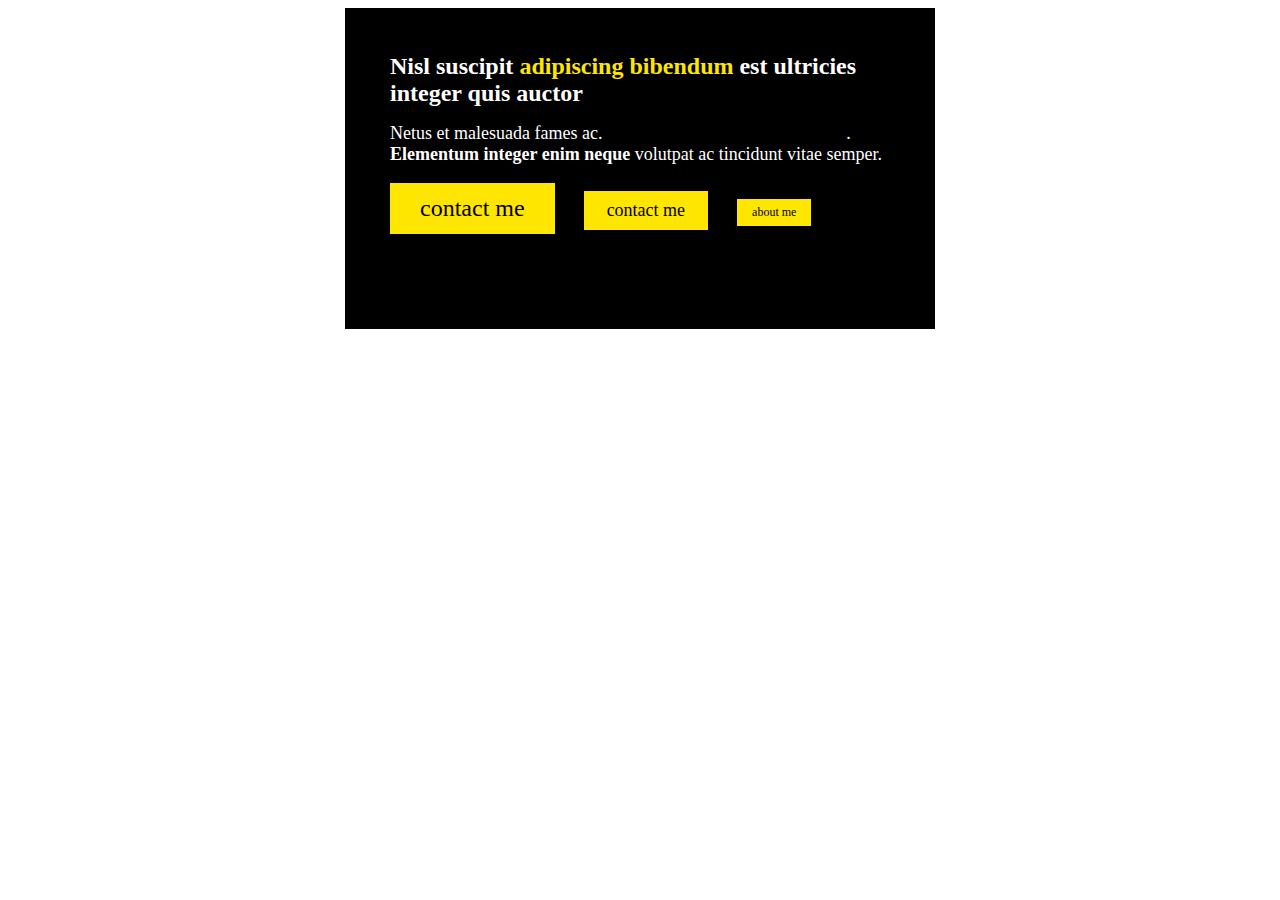
<file: CSS-Fundamentals/index.html>
<!DOCTYPE html>
<html lang="en">
  <head>
    <meta charset="UTF-8" />
    <meta name="viewport" content="width=device-width, initial-scale=1.0" />
    <link rel="stylesheet" href="CSS/style.css" />
    <title>Document</title>
  </head>
  <body>
    <div class="card">
      <h1>
        Nisl suscipit <span class="accent-color">adipiscing bibendum</span> est
        ultricies integer quis auctor
      </h1>

      <p>
        Netus et malesuada fames ac.
        <a href="#">Sed cras ornare arcu dui vivamus</a>.
        <strong>Elementum integer enim neque</strong> volutpat ac tincidunt
        vitae semper.
      </p>

      <p class="links">
        <a class="button btn-big" href="#">contact me</a>
        <a class="button" href="#">contact me</a>
        <a class="button btn-small" href="#">about me</a>
      </p>

    </div>
  </body>
</html>
</file>
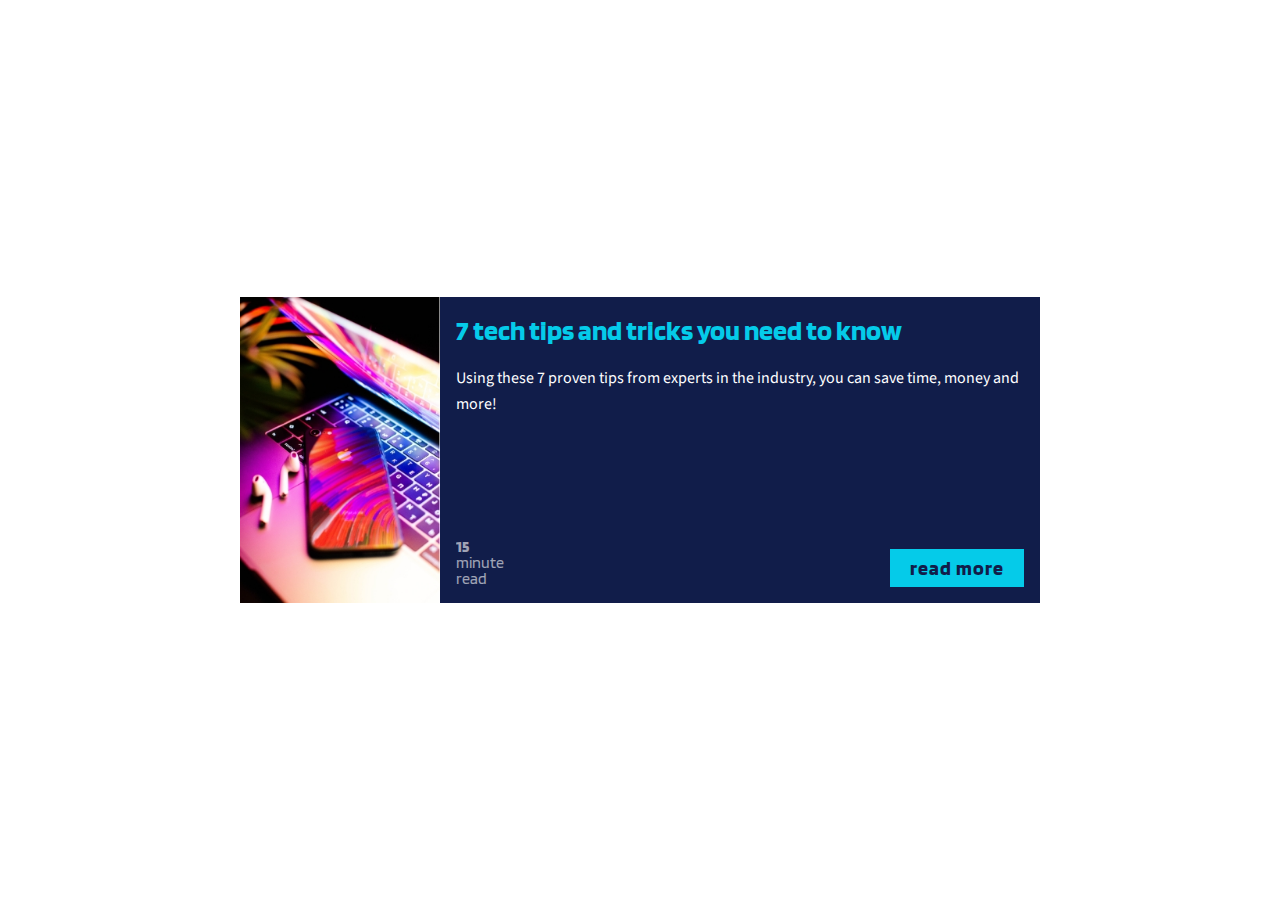
<file: CSS-Grid-the-ultimate-layout-tool/index.html>
<!DOCTYPE html>
<html lang="en">
  <head>
    <meta charset="UTF-8" />
    <meta name="viewport" content="width=device-width, initial-scale=1.0" />
    <link rel="preconnect" href="https://fonts.googleapis.com" />
    <link rel="preconnect" href="https://fonts.gstatic.com" crossorigin />
    <link
      href="https://fonts.googleapis.com/css2?family=Blinker:wght@100;200;300;400;600;700;800;900&family=Source+Sans+3:ital,wght@0,200..900;1,200..900&display=swap"
      rel="stylesheet"
    />
    <link rel="stylesheet" href="styles/styles.css" />
    <title>Document</title>
  </head>
  <body>
    <div class="card">
      <img class="card-img" src="images/tech.jpg" alt="Iphone image" />
      <h2 class="card-title">7 tech tips and tricks you need to know</h2>
      <p class="card-body">
        Using these 7 proven tips from experts in the industry, you can save
        time, money and more!
      </p>
      <p class="card-read-time"><span>15</span> minute<br />read</p>
      <a href="#" class="card-btn">read more</a>
    </div>
  </body>
</html>
</file>
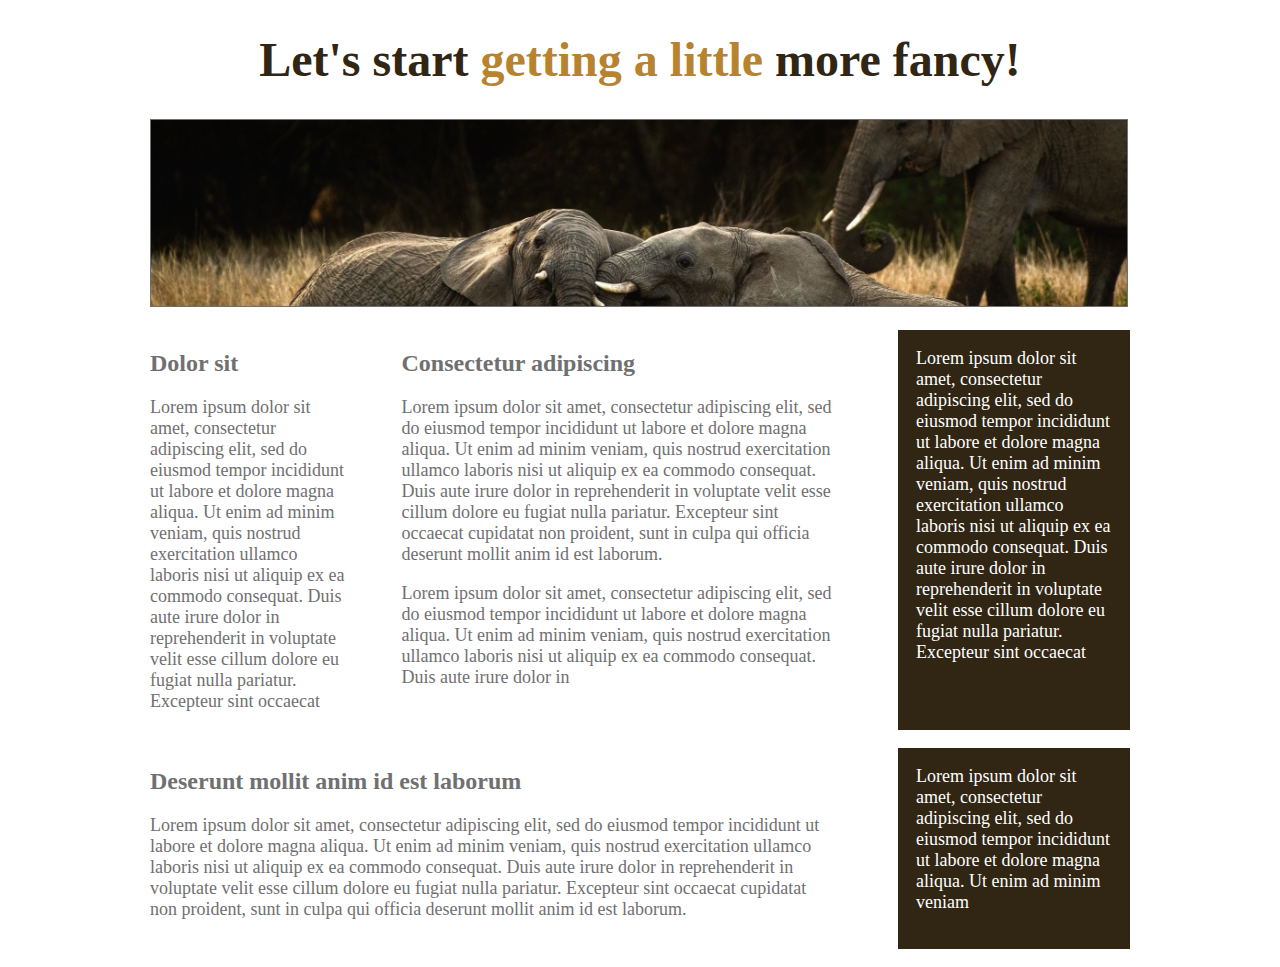
<file: Starting-to-think-responsively/index.html>
<!DOCTYPE html>
<html lang="en">
  <head>
    <meta charset="UTF-8" />
    <meta name="viewport" content="width=device-width, initial-scale=1.0" />
    <link rel="stylesheet" href="styles/style.css" />
    <title>Starting to think responsively</title>
  </head>
  <body>
    <div class="container">
      <h1>Let's start <span>getting a little</span> more fancy!</h1>
      <img src="images/elephants.jpg" alt="Image of elephants" />

      <div class="column">
        <div class="col col-1">
          <h2>Dolor sit</h2>
          <p>
            Lorem ipsum dolor sit amet, consectetur adipiscing elit, sed do
            eiusmod tempor incididunt ut labore et dolore magna aliqua. Ut enim
            ad minim veniam, quis nostrud exercitation ullamco laboris nisi ut
            aliquip ex ea commodo consequat. Duis aute irure dolor in
            reprehenderit in voluptate velit esse cillum dolore eu fugiat nulla
            pariatur. Excepteur sint occaecat
          </p>
        </div>

        <div class="col col-2">
          <h2>Consectetur adipiscing</h2>
          <p>
            Lorem ipsum dolor sit amet, consectetur adipiscing elit, sed do
            eiusmod tempor incididunt ut labore et dolore magna aliqua. Ut enim
            ad minim veniam, quis nostrud exercitation ullamco laboris nisi ut
            aliquip ex ea commodo consequat. Duis aute irure dolor in
            reprehenderit in voluptate velit esse cillum dolore eu fugiat nulla
            pariatur. Excepteur sint occaecat cupidatat non proident, sunt in
            culpa qui officia deserunt mollit anim id est laborum.
          </p>
          <p>
            Lorem ipsum dolor sit amet, consectetur adipiscing elit, sed do
            eiusmod tempor incididunt ut labore et dolore magna aliqua. Ut enim
            ad minim veniam, quis nostrud exercitation ullamco laboris nisi ut
            aliquip ex ea commodo consequat. Duis aute irure dolor in
          </p>
        </div>

        <div class="col col-1 col-bg">
          <p>
            Lorem ipsum dolor sit amet, consectetur adipiscing elit, sed do
            eiusmod tempor incididunt ut labore et dolore magna aliqua. Ut enim
            ad minim veniam, quis nostrud exercitation ullamco laboris nisi ut
            aliquip ex ea commodo consequat. Duis aute irure dolor in
            reprehenderit in voluptate velit esse cillum dolore eu fugiat nulla
            pariatur. Excepteur sint occaecat
          </p>
        </div>
      </div>

      <div class="column">
        <div class="col col-3">
          <h2>Deserunt mollit anim id est laborum</h2>
          <p>
            Lorem ipsum dolor sit amet, consectetur adipiscing elit, sed do
            eiusmod tempor incididunt ut labore et dolore magna aliqua. Ut enim
            ad minim veniam, quis nostrud exercitation ullamco laboris nisi ut
            aliquip ex ea commodo consequat. Duis aute irure dolor in
            reprehenderit in voluptate velit esse cillum dolore eu fugiat nulla
            pariatur. Excepteur sint occaecat cupidatat non proident, sunt in
            culpa qui officia deserunt mollit anim id est laborum.
          </p>
        </div>
        <div class="col col-1 col-bg">
          <p>
            Lorem ipsum dolor sit amet, consectetur adipiscing elit, sed do
            eiusmod tempor incididunt ut labore et dolore magna aliqua. Ut enim
            ad minim veniam
          </p>
        </div>
      </div>
    </div>
  </body>
</html>
</file>
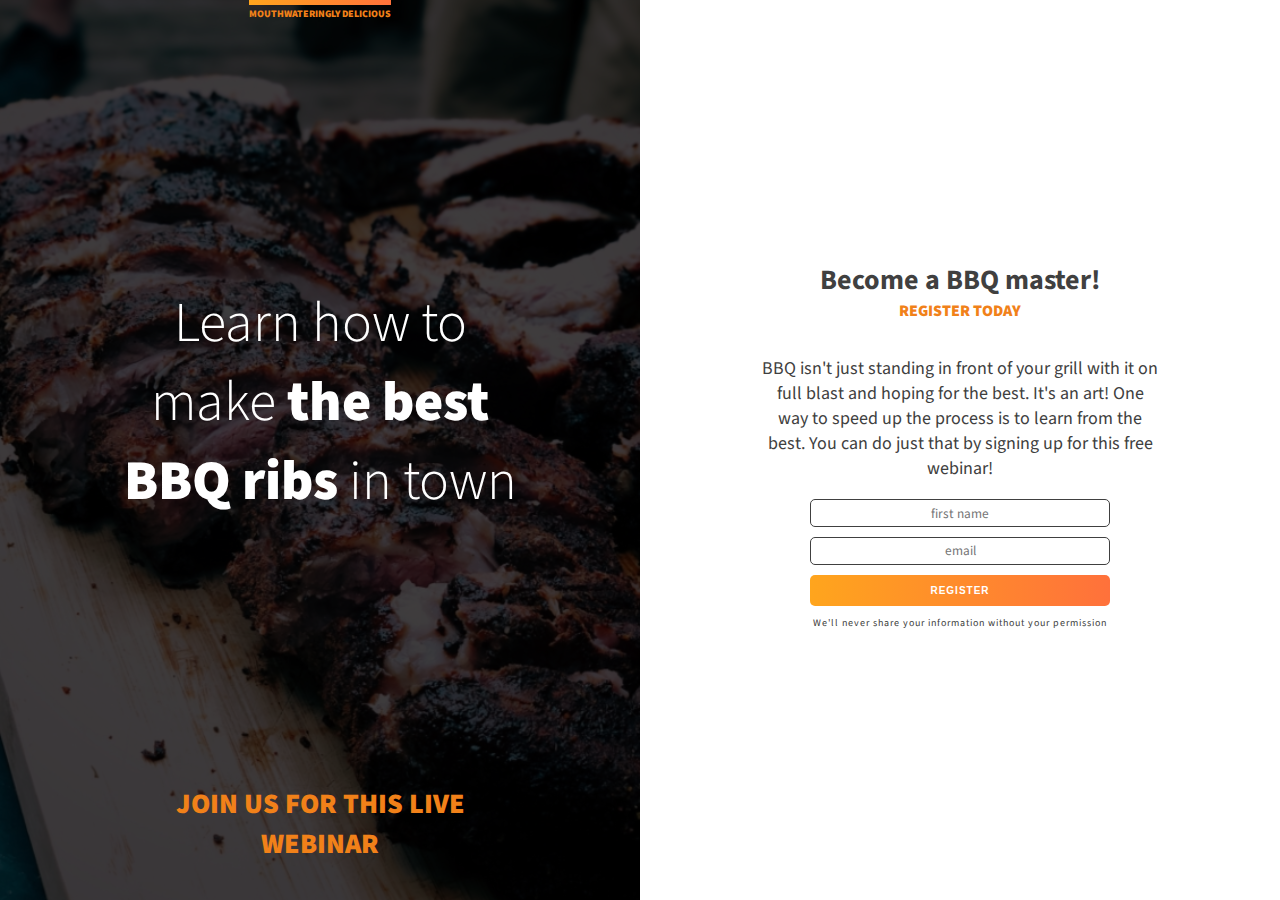
<file: Stepping-up-our-style/index.html>
<!DOCTYPE html>
<html lang="en">
  <head>
    <meta charset="UTF-8" />
    <meta name="viewport" content="width=device-width, initial-scale=1.0" />
    <link rel="preconnect" href="https://fonts.googleapis.com" />
    <link rel="preconnect" href="https://fonts.gstatic.com" crossorigin />
    <link
      href="https://fonts.googleapis.com/css2?family=Source+Sans+3:ital,wght@0,200..900;1,200..900&display=swap"
      rel="stylesheet"
    />
    <link rel="stylesheet" href="styles/styles.css" />
    <title>Document</title>
  </head>
  <body>
    <div class="intro">
      <!-- <div class="container container-intro"> -->
        <h1>Learn how to make <strong>the best BBQ ribs</strong> in town</h1>
        <p>Join us for this live webinar</p>
        <p class="top-text">Mouthwateringly delicious</p>
      <!-- </div> -->
    </div>

    <div class="main-content">
      <!-- <div class="container"> -->
        <h2>Become a BBQ master!</h2>
        <p>Register Today</p>
        <p>
          BBQ isn't just standing in front of your grill with it on full blast
          and hoping for the best. It's an art! One way to speed up the process
          is to learn from the best. You can do just that by signing up for this
          free webinar!
        </p>
        <!-- form -->
        <form class="email-collector" action="#" method="post">
            <input type="text" placeholder="first name" required>
            <input type="email" placeholder="email" required>
            <button class="btn btn-primary">Register</button>
        </form>
        <p class="fine-print">
          We'll never share your information without your permission
        </p>
      <!-- </div> -->
    </div>
  </body>
</html>
</file>
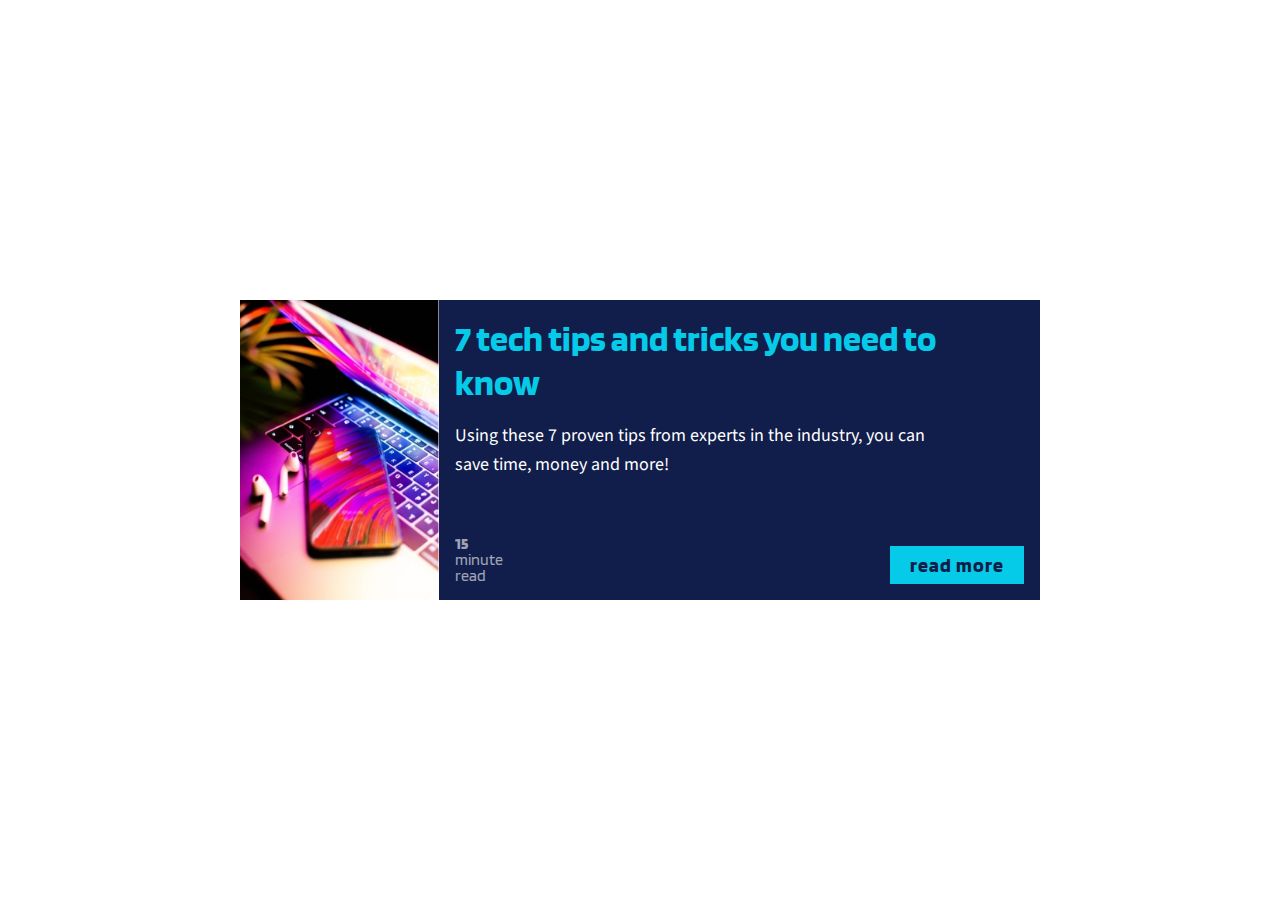
<file: Taking-flexbox-to-next-level/index.html>
<!DOCTYPE html>
<html lang="en">
  <head>
    <meta charset="UTF-8" />
    <meta name="viewport" content="width=device-width, initial-scale=1.0" />
    <link rel="preconnect" href="https://fonts.googleapis.com" />
    <link rel="preconnect" href="https://fonts.gstatic.com" crossorigin />
    <link
      href="https://fonts.googleapis.com/css2?family=Blinker:wght@100;200;300;400;600;700;800;900&family=Source+Sans+3:ital,wght@0,200..900;1,200..900&display=swap"
      rel="stylesheet"
    />
    <link rel="stylesheet" href="styles/styles.css" />
    <title>Document</title>
  </head>
  <body>
    <div class="card">
      <img class="card-img" src="images/tech.jpg" alt="Iphone image" />
      <div class="card-content">
        <h2 class="card-title">7 tech tips and tricks you need to know</h2>
        <p class="card-body">
          Using these 7 proven tips from experts in the industry, you can save
          time, money and more!
        </p>
        <div class="card-footer">
          <p class="card-read-time"><span>15</span> minute<br>read</p>
          <a href="#" class="card-btn">read more</a>
        </div>
      </div>
    </div>
  </body>
</html>
</file>
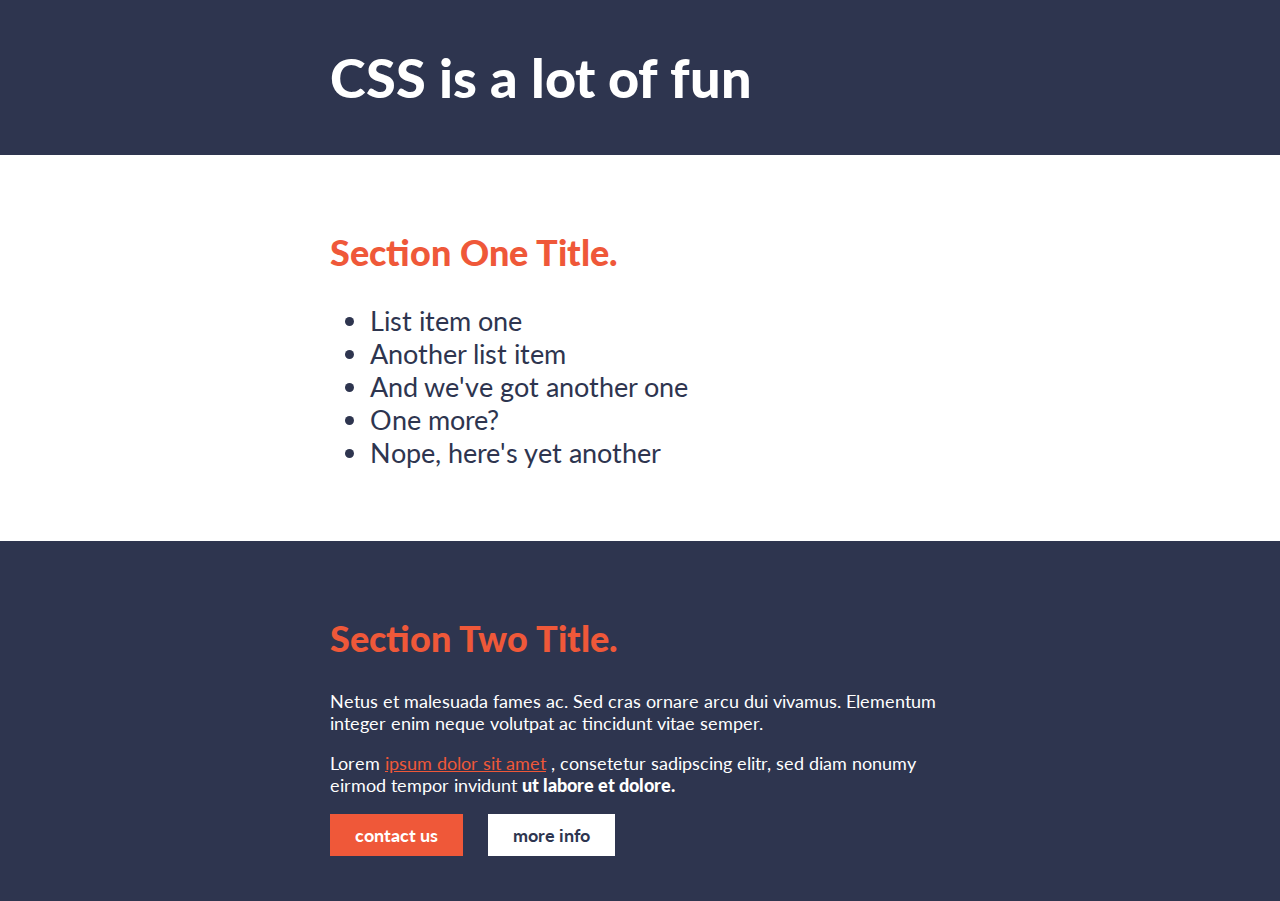
<file: CSS-Fundamentals/Putting-It-All-Together/index.html>
<!DOCTYPE html>
<html lang="en">
  <head>
    <meta charset="UTF-8" />
    <meta name="viewport" content="width=device-width, initial-scale=1.0" />
    <link rel="preconnect" href="https://fonts.googleapis.com" />
    <link rel="preconnect" href="https://fonts.gstatic.com" crossorigin />
    <link
      href="https://fonts.googleapis.com/css2?family=Lato:ital,wght@0,100;0,300;0,400;0,700;0,900;1,100;1,300;1,400;1,700;1,900&display=swap"
      rel="stylesheet"
    />
    <link rel="stylesheet" href="styles/style.css" />
    <title>Putting it all together</title>
  </head>
  <body>
    <header>
      <div class="container">
        <h1>CSS is a lot of fun</h1>
      </div>
    </header>

    <!-- <section class="section-one">
      <div class="container">
        <h2>Section One Title.</h2>
        <img src="images/boardwalk.png" alt="image of board walk" />
        <p>
          Netus et malesuada fames ac. <a href="#">Sed cras ornare arcu</a> dui
          vivamus. <strong>Elementum integer enim neque</strong> volutpat ac tincidunt vitae
          semper.
        </p>
      </div>
    </section> -->

    <section class="section-one">
      <div class="container">
        <h2>Section One Title.</h2>
        <ul>
          <li>List item one</li>
          <li>Another list item</li>
          <li>And we've got another one</li>
          <li>One more?</li>
          <li>Nope, here's yet another</li>
        </ul>
      </div>
    </section>

    <section class="section-two">
      <div class="container">
        <h2>Section Two Title.</h2>
        <p>
          Netus et malesuada fames ac. Sed cras ornare arcu dui vivamus.
          Elementum integer enim neque volutpat ac tincidunt vitae semper.
        </p>
        <p>
          Lorem <a href="#">ipsum dolor sit amet</a> , consetetur sadipscing
          elitr, sed diam nonumy eirmod tempor invidunt
          <strong>ut labore et dolore.</strong>
        </p>
        <a class="btn btn-accent" href="#">contact us</a>
        <a class="btn btn-white" href="#">more info</a>
      </div>
    </section>
  </body>
</html>
</file>
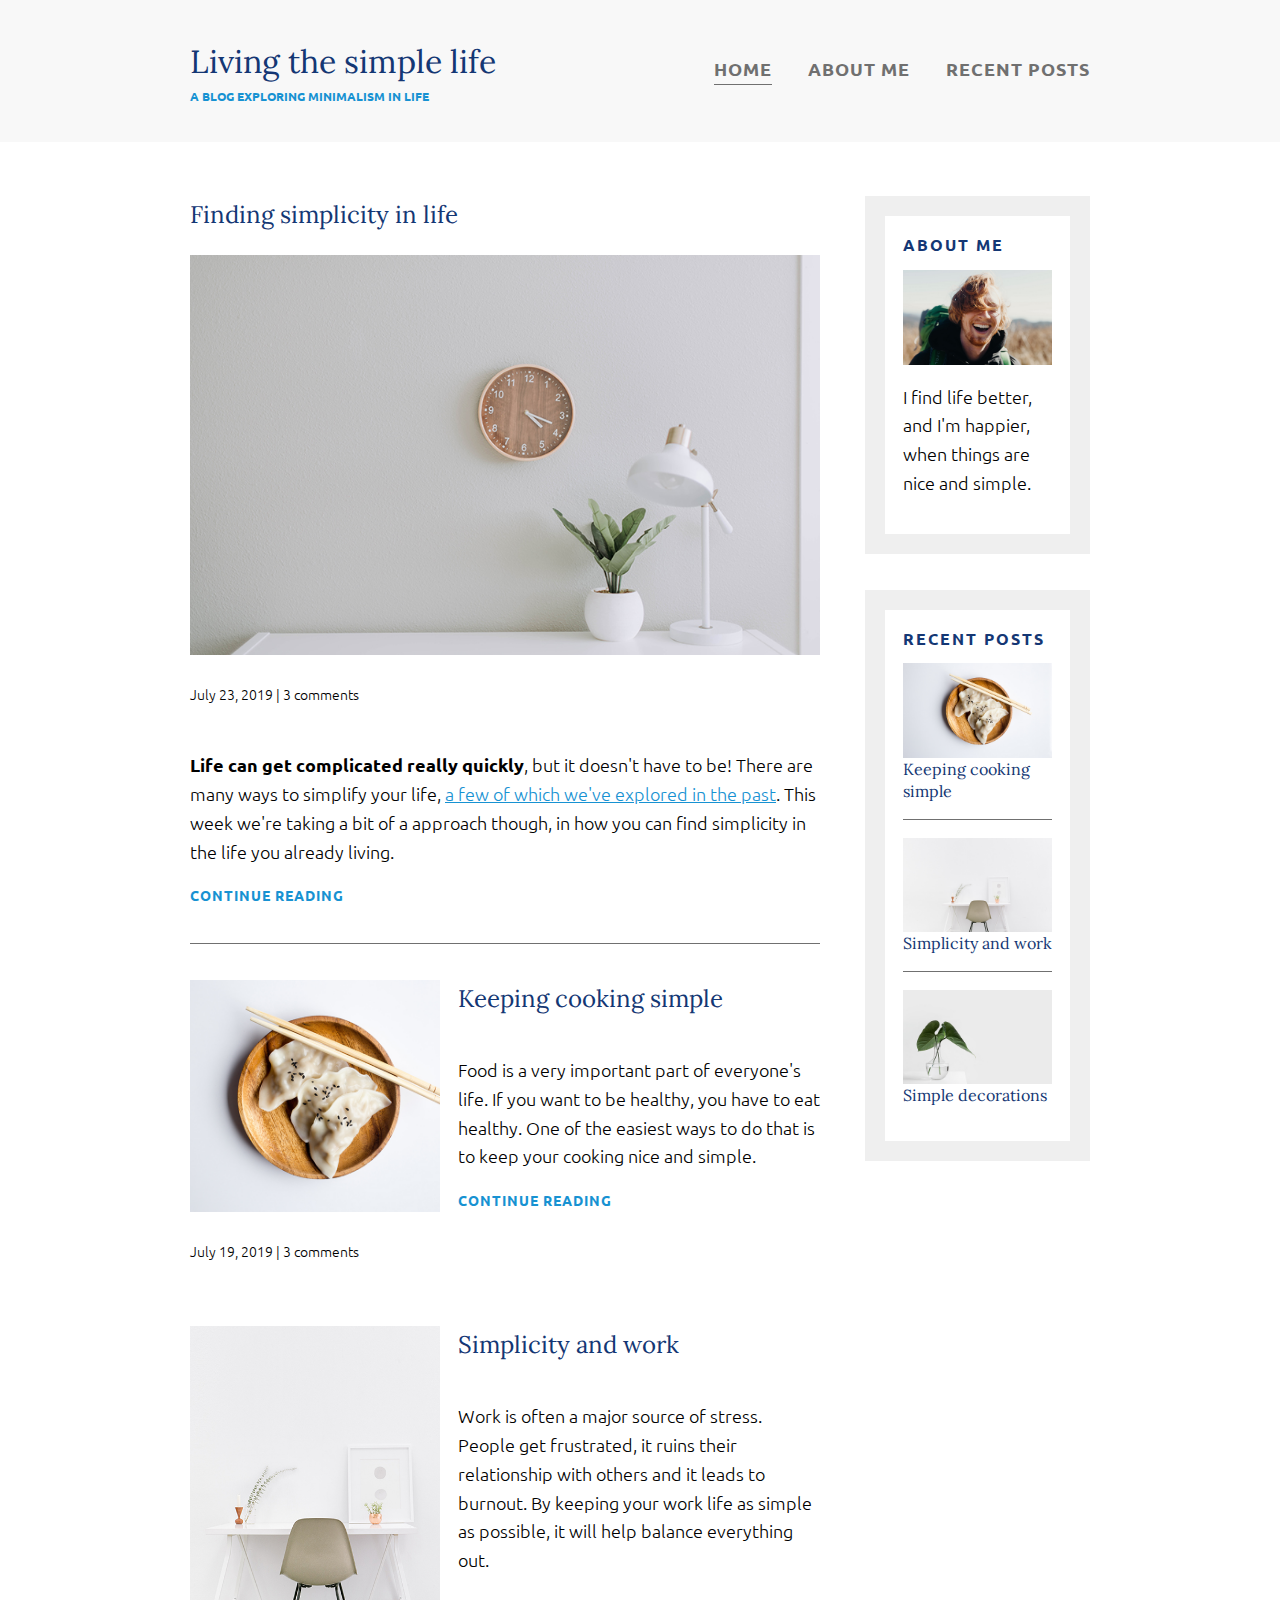
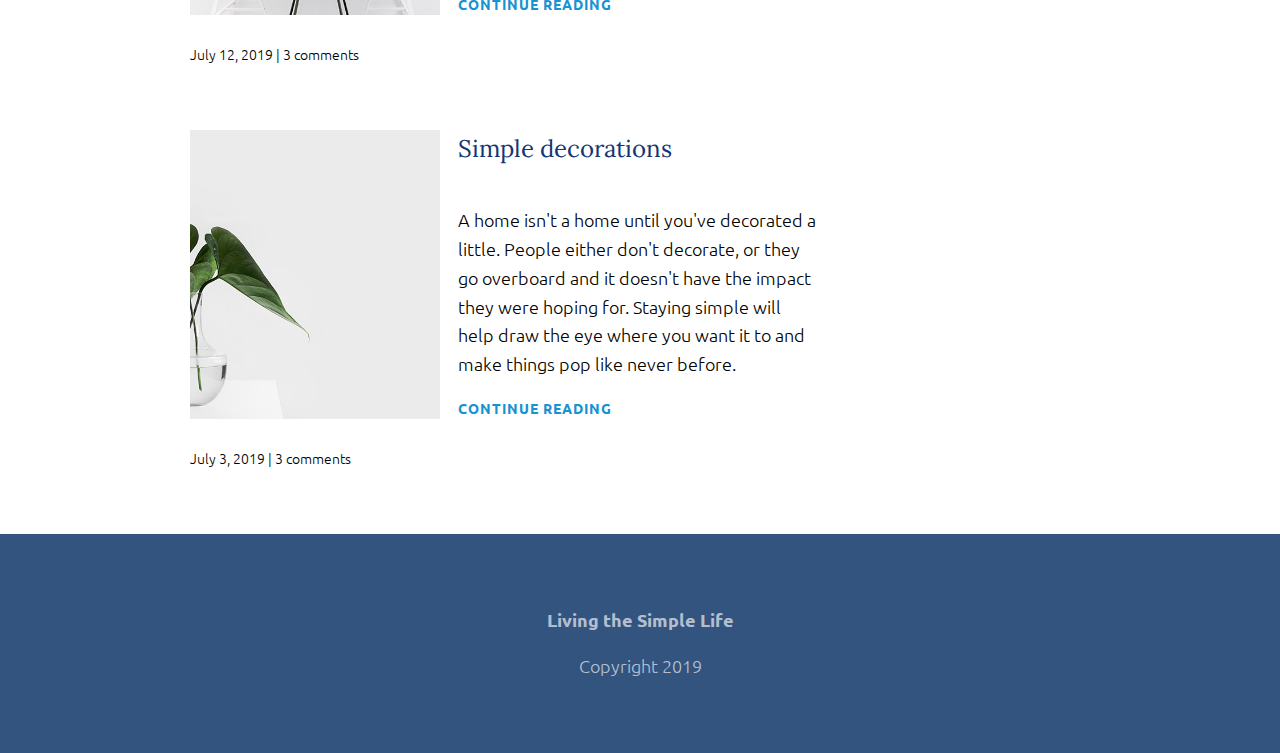
<file: CSS-Grid-the-ultimate-layout-tool/Blog-Page/index.html>
<!DOCTYPE html>
<html lang="en">
  <head>
    <meta charset="UTF-8" />
    <meta name="viewport" content="width=device-width, initial-scale=1.0" />
    <link rel="preconnect" href="https://fonts.googleapis.com" />
    <link rel="preconnect" href="https://fonts.gstatic.com" crossorigin />
    <link
      href="https://fonts.googleapis.com/css2?family=Lora:ital,wght@0,400..700;1,400..700&family=Ubuntu:ital,wght@0,300;0,400;0,500;0,700;1,300;1,400;1,500;1,700&display=swap"
      rel="stylesheet"
    />
    <link rel="stylesheet" href="styles/styles.css" />
    <title>Navigation</title>
  </head>
  <body>
    <header>
      <div class="container container-flex">
        <div class="site-title">
          <h1>Living the simple life</h1>
          <p class="subtitle">A blog exploring minimalism in life</p>
        </div>
        <nav>
          <ul>
            <li><a href="#" class="current-page">Home</a></li>
            <li><a href="about-me.html">About me</a></li>
            <li><a href="recent-posts.html">Recent posts</a></li>
          </ul>
        </nav>
      </div>
    </header>

    <div class="container container-flex">
      <main role="main">
        <article class="article-featured">
          <h2 class="article-title">Finding simplicity in life</h2>
          <img src="images/life.jpg" alt="" class="article-image" />
          <p class="article-info">July 23, 2019 | 3 comments</p>
          <p class="article-body">
            <strong>Life can get complicated really quickly</strong>, but it
            doesn't have to be! There are many ways to simplify your life,
            <a href="#">a few of which we've explored in the past</a>. This week
            we're taking a bit of a approach though, in how you can find
            simplicity in the life you already living.
          </p>
          <a href="#" class="article-read-more">continue reading</a>
        </article>

        <article class="article-recent">
          <!-- <div class="article-recent-main"> -->
            <h2 class="article-title">Keeping cooking simple</h2>
            <p class="article-body">
              Food is a very important part of everyone's life. If you want to
              be healthy, you have to eat healthy. One of the easiest ways to do
              that is to keep your cooking nice and simple.
            </p>
            <a href="#" class="article-read-more">continue reading</a>
          <!-- </div> -->

          <!-- <div class="article-recent-secondary"> -->
            <img src="images/food.jpg" alt="" class="article-image" />
            <p class="article-info">July 19, 2019 | 3 comments</p>
          <!-- </div> -->
        </article>

        <article class="article-recent">
          <!-- <div class="article-recent-main"> -->
            <h2 class="article-title">Simplicity and work</h2>
            <p class="article-body">
              Work is often a major source of stress. People get frustrated, it
              ruins their relationship with others and it leads to burnout. By
              keeping your work life as simple as possible, it will help balance
              everything out.
            </p>
            <a href="#" class="article-read-more">continue reading</a>
          <!-- </div> -->

          <!-- <div class="article-recent-secondary"> -->
            <img src="images/work.jpg" alt="" class="article-image" />
            <p class="article-info">July 12, 2019 | 3 comments</p>
          <!-- </div> -->
        </article>

        <article class="article-recent">
          <!-- <div class="article-recent-main"> -->
            <h2 class="article-title">Simple decorations</h2>
            <p class="article-body">
              A home isn't a home until you've decorated a little. People either
              don't decorate, or they go overboard and it doesn't have the
              impact they were hoping for. Staying simple will help draw the eye
              where you want it to and make things pop like never before.
            </p>
            <a href="#" class="article-read-more">continue reading</a>
          <!-- </div> -->

          <!-- <div class="article-recent-secondary"> -->
            <img src="images/deco.jpg" alt="" class="article-image" />
            <p class="article-info">July 3, 2019 | 3 comments</p>
          <!-- </div> -->
        </article>
      </main>

      <aside class="sidebar">
        <div class="sidebar-widget">
          <h2 class="widget-title">About me</h2>
          <img src="images/about-me.jpg" alt="" class="widget-image" />
          <p class="widget-body">
            I find life better, and I'm happier, when things are nice and
            simple.
          </p>
        </div>

        <div class="sidebar-widget">
          <h2 class="widget-title">Recent posts</h2>
          <div class="widget-recent-post">
            <h3 class="widget-recent-post-title">Keeping cooking simple</h3>
            <img src="images/food.jpg" alt="" class="widget-image" />
          </div>

          <div class="widget-recent-post">
            <h3 class="widget-recent-post-title">Simplicity and work</h3>
            <img src="images/work.jpg" alt="" class="widget-image" />
          </div>

          <div class="widget-recent-post">
            <h3 class="widget-recent-post-title">Simple decorations</h3>
            <img src="images/deco.jpg" alt="" class="widget-image" />
          </div>
        </div>
      </aside>
    </div>

    <footer>
      <p><strong>Living the Simple Life</strong></p>
      <p>Copyright 2019</p>
    </footer>
  </body>
</html>
</file>
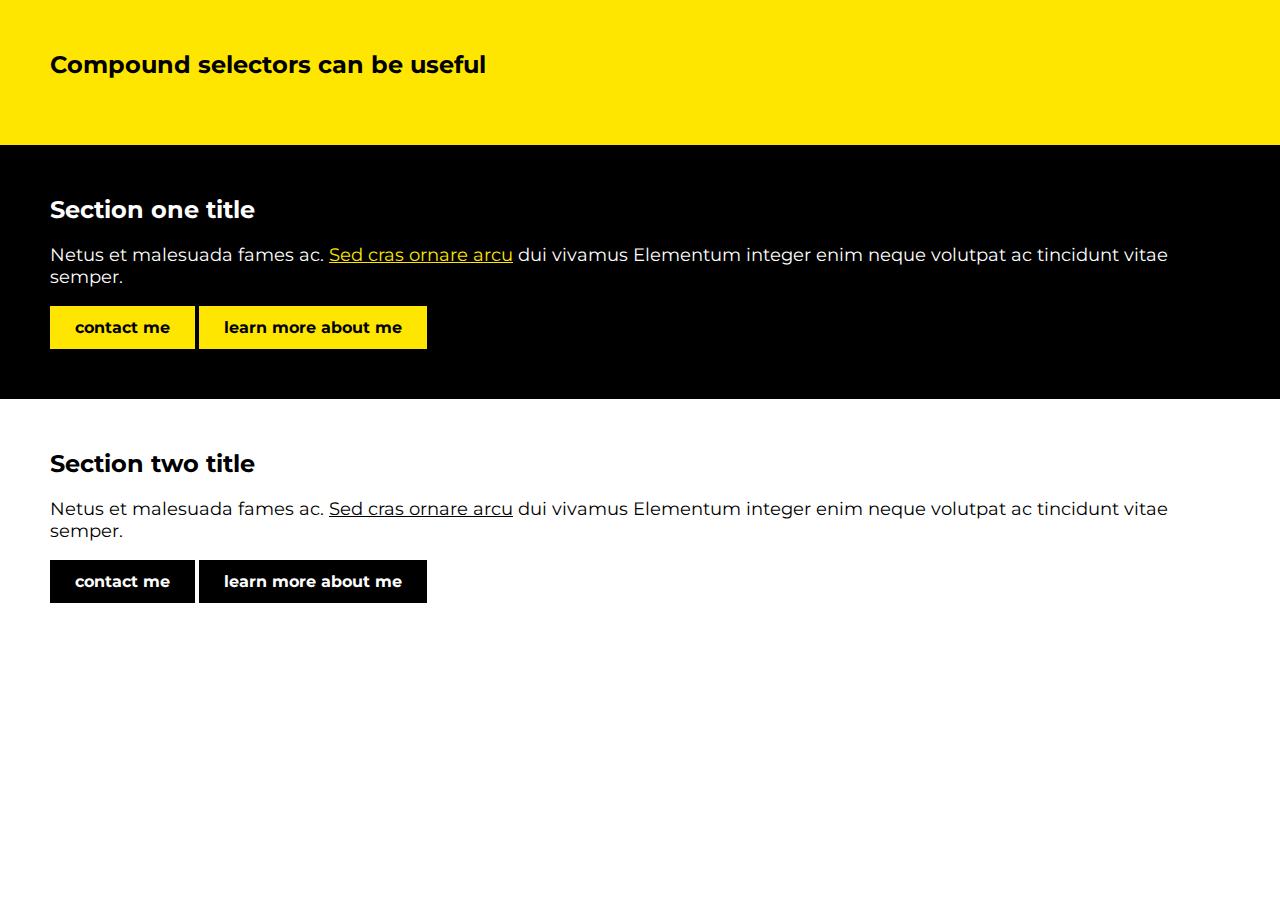
<file: CSS-Fundamentals/index2.html>
<!DOCTYPE html>
<html lang="en">
  <head>
    <meta charset="UTF-8" />
    <meta name="viewport" content="width=device-width, initial-scale=1.0" />
    <link rel="preconnect" href="https://fonts.googleapis.com" />
    <link rel="preconnect" href="https://fonts.gstatic.com" crossorigin />
    <link
      href="https://fonts.googleapis.com/css2?family=Montserrat:ital,wght@0,100..900;1,100..900&display=swap"
      rel="stylesheet"
    />
    <link rel="stylesheet" href="CSS/style2.css" />
    <title>Document</title>
  </head>
  <body>
    <header>
      <h1>Compound selectors can be useful</h1>
    </header>

    <section class="section-one">
      <h2>Section one title</h2>
      <p>
        Netus et malesuada fames ac. <a href="#">Sed cras ornare arcu</a> dui
        vivamus Elementum integer enim neque volutpat ac tincidunt vitae semper.
      </p>
      <a href="#" class="btn btn-accent">contact me</a>
      <a href="#" class="btn btn-accent">learn more about me</a>
    </section>

    <section class="section-two">
      <h2>Section two title</h2>
      <p>
        Netus et malesuada fames ac.
        <a href="#" class="section-two-link">Sed cras ornare arcu</a> dui
        vivamus Elementum integer enim neque volutpat ac tincidunt vitae semper.
      </p>
      <a href="#" class="btn btn-dark">contact me</a>
      <a href="#" class="btn btn-dark">learn more about me</a>
    </section>
  </body>
</html>
</file>
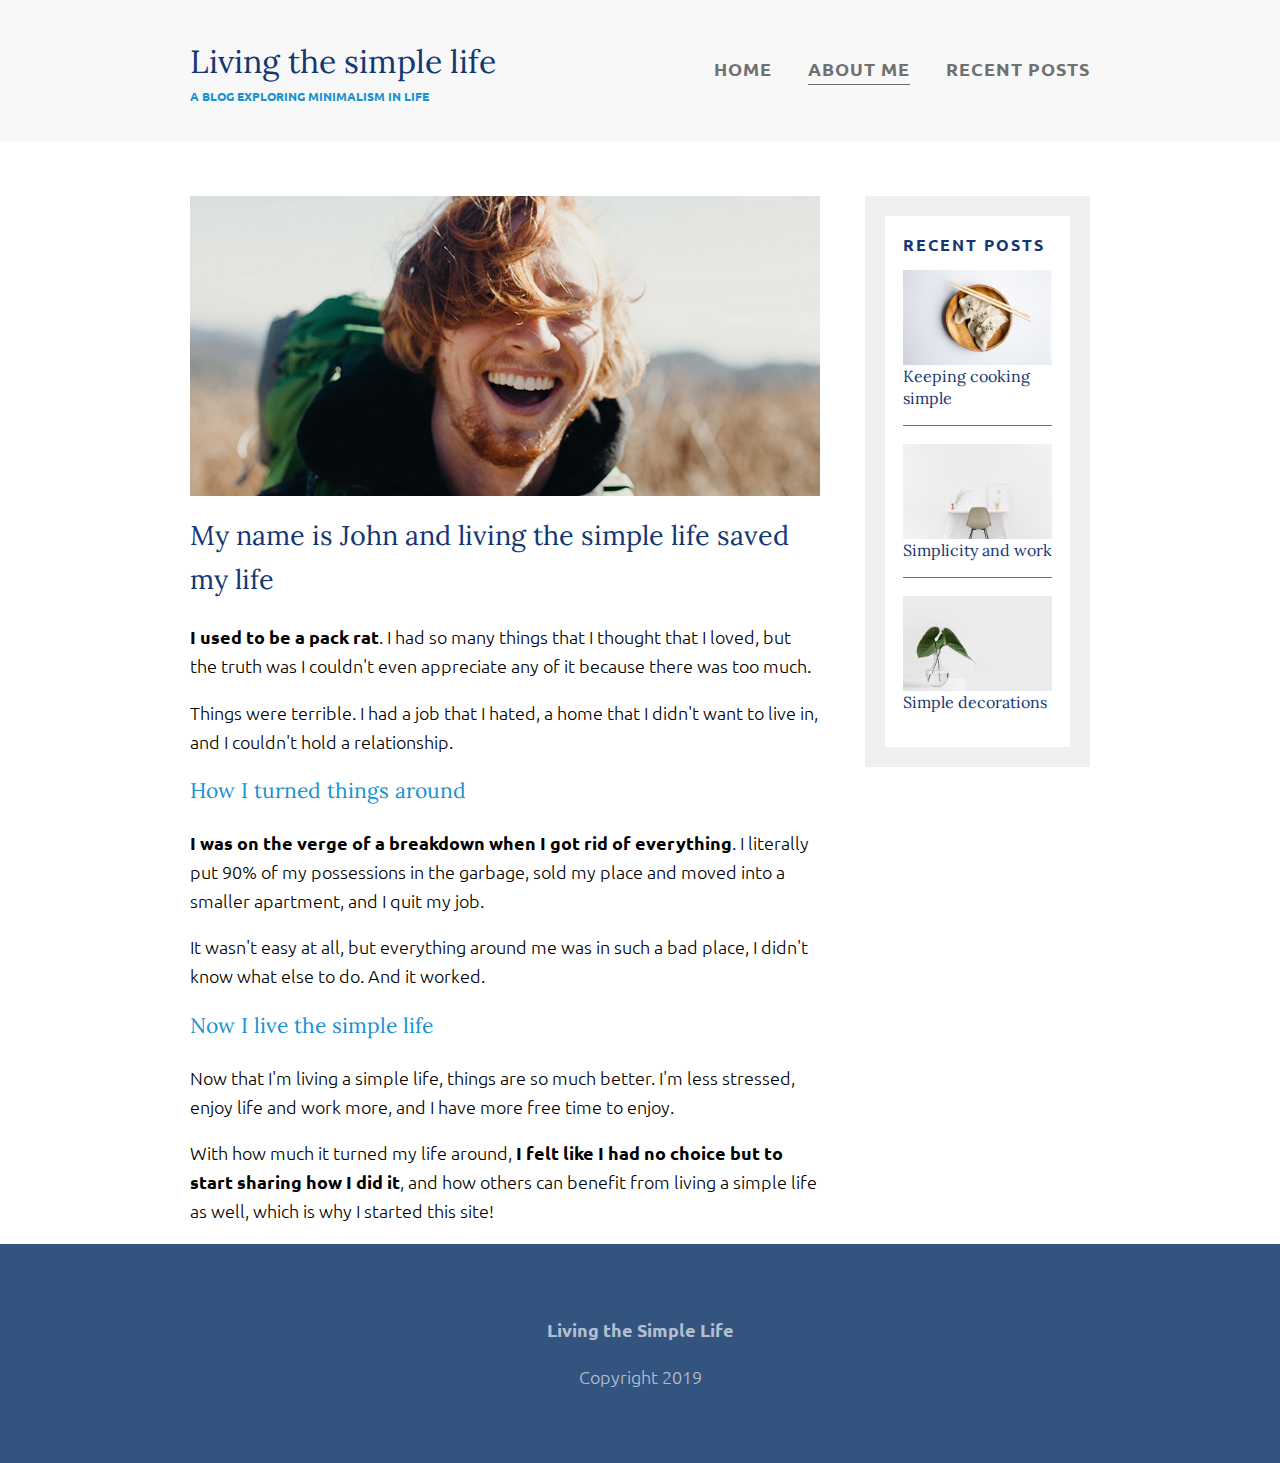
<file: CSS-Grid-the-ultimate-layout-tool/Blog-Page/about-me.html>
<!DOCTYPE html>
<html lang="en">
  <head>
    <meta charset="UTF-8" />
    <meta name="viewport" content="width=device-width, initial-scale=1.0" />
    <link rel="preconnect" href="https://fonts.googleapis.com" />
    <link rel="preconnect" href="https://fonts.gstatic.com" crossorigin />
    <link
      href="https://fonts.googleapis.com/css2?family=Lora:ital,wght@0,400..700;1,400..700&family=Ubuntu:ital,wght@0,300;0,400;0,500;0,700;1,300;1,400;1,500;1,700&display=swap"
      rel="stylesheet"
    />
    <link rel="stylesheet" href="styles/styles.css" />
    <title>Navigation</title>
  </head>
  <body>
    <header>
      <div class="container container-flex">
        <div class="site-title">
          <h1>Living the simple life</h1>
          <p class="subtitle">A blog exploring minimalism in life</p>
        </div>
        <nav>
          <ul>
            <li><a href="index.html">Home</a></li>
            <li><a href="#" class="current-page">About me</a></li>
            <li><a href="recent-posts.html">Recent posts</a></li>
          </ul>
        </nav>
      </div>
    </header>

    <div class="container container-flex">
      <main role="main">
        <img src="images/about-me.jpg" alt="" class="image-full"/>
        <h2>My name is John and living the simple life saved my life</h2>

        <p>
          <strong>I used to be a pack rat</strong>. I had so many things that I
          thought that I loved, but the truth was I couldn't even appreciate any
          of it because there was too much.
        </p>
        <p>
          Things were terrible. I had a job that I hated, a home that I didn't
          want to live in, and I couldn't hold a relationship.
        </p>

        <h3>How I turned things around</h3>
        <p>
          <strong
            >I was on the verge of a breakdown when I got rid of
            everything</strong
          >. I literally put 90% of my possessions in the garbage, sold my place
          and moved into a smaller apartment, and I quit my job.
        </p>
        <p>
          It wasn't easy at all, but everything around me was in such a bad
          place, I didn't know what else to do. And it worked.
        </p>

        <h3>Now I live the simple life</h3>
        <p>
          Now that I'm living a simple life, things are so much better. I'm less
          stressed, enjoy life and work more, and I have more free time to
          enjoy.
        </p>
        <p>
          With how much it turned my life around,
          <strong
            >I felt like I had no choice but to start sharing how I did
            it</strong
          >, and how others can benefit from living a simple life as well, which
          is why I started this site!
        </p>
      </main>

      <aside class="sidebar">
        <div class="sidebar-widget">
          <h2 class="widget-title">Recent posts</h2>
          <div class="widget-recent-post">
            <h3 class="widget-recent-post-title">Keeping cooking simple</h3>
            <img src="images/food.jpg" alt="" class="widget-image" />
          </div>

          <div class="widget-recent-post">
            <h3 class="widget-recent-post-title">Simplicity and work</h3>
            <img src="images/work.jpg" alt="" class="widget-image" />
          </div>

          <div class="widget-recent-post">
            <h3 class="widget-recent-post-title">Simple decorations</h3>
            <img src="images/deco.jpg" alt="" class="widget-image" />
          </div>
        </div>
      </aside>
    </div>

    <footer>
      <p><strong>Living the Simple Life</strong></p>
      <p>Copyright 2019</p>
    </footer>
  </body>
</html>
</file>
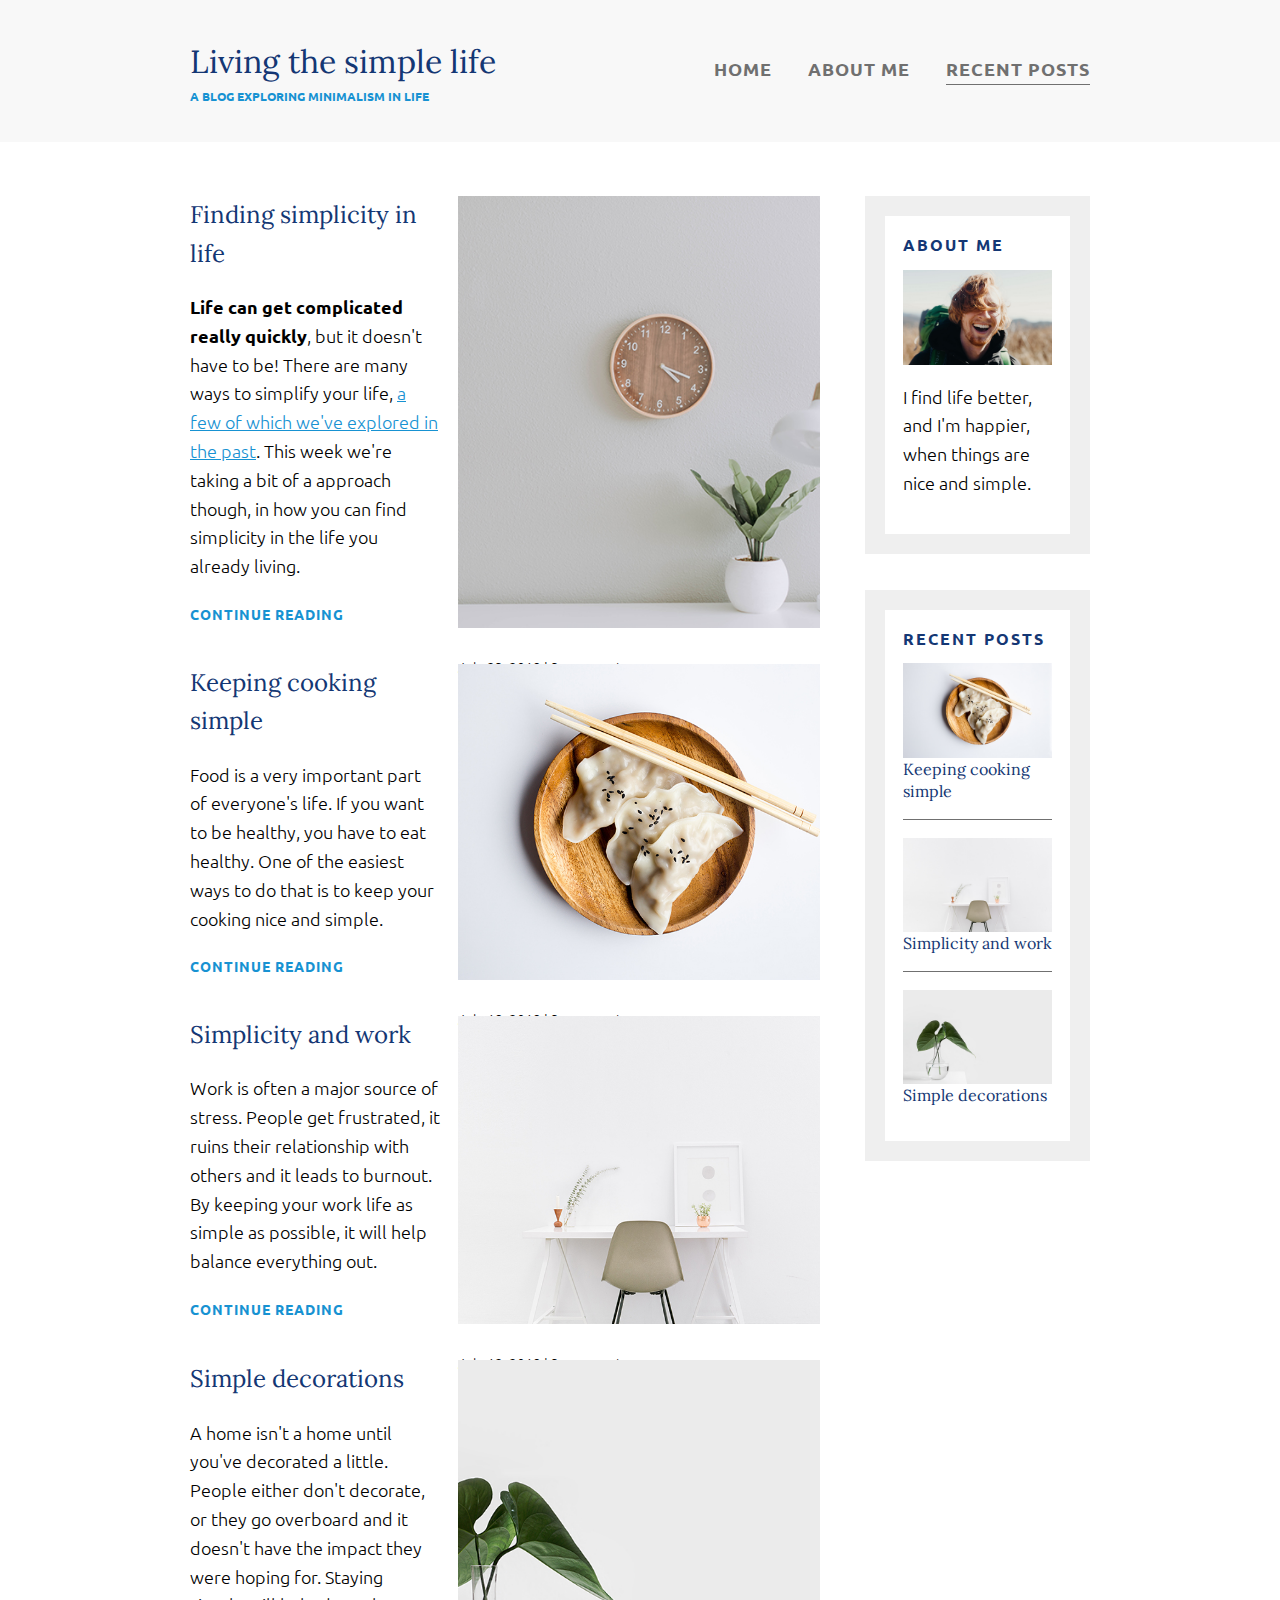
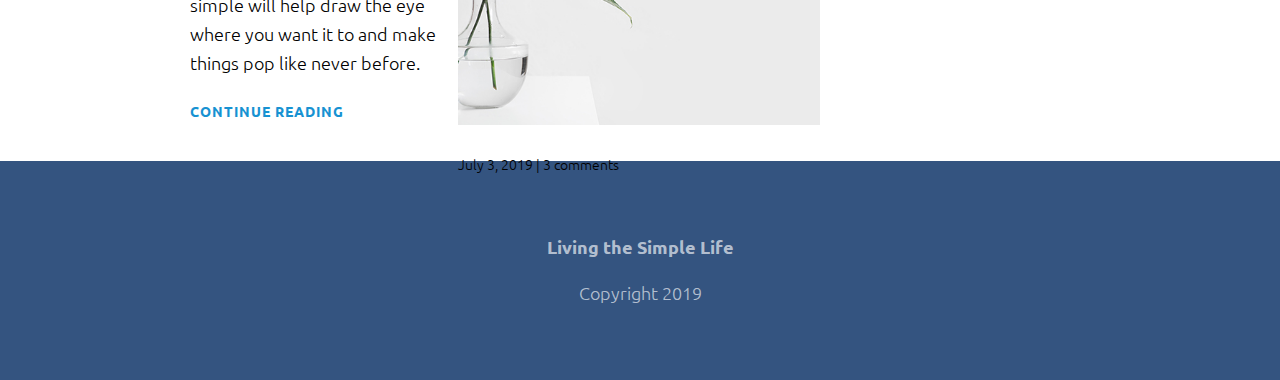
<file: CSS-Grid-the-ultimate-layout-tool/Blog-Page/recent-posts.html>
<!DOCTYPE html>
<html lang="en">
  <head>
    <meta charset="UTF-8" />
    <meta name="viewport" content="width=device-width, initial-scale=1.0" />
    <link rel="preconnect" href="https://fonts.googleapis.com" />
    <link rel="preconnect" href="https://fonts.gstatic.com" crossorigin />
    <link
      href="https://fonts.googleapis.com/css2?family=Lora:ital,wght@0,400..700;1,400..700&family=Ubuntu:ital,wght@0,300;0,400;0,500;0,700;1,300;1,400;1,500;1,700&display=swap"
      rel="stylesheet"
    />
    <link rel="stylesheet" href="styles/styles.css" />
    <title>Navigation</title>
  </head>
  <body>
    <header>
      <div class="container container-flex">
        <div class="site-title">
          <h1>Living the simple life</h1>
          <p class="subtitle">A blog exploring minimalism in life</p>
        </div>
        <nav>
          <ul>
            <li><a href="index.html">Home</a></li>
            <li><a href="about-me.html">About me</a></li>
            <li><a href="#" class="current-page">Recent posts</a></li>
          </ul>
        </nav>
      </div>
    </header>

    <div class="container container-flex">
      <main role="main">
        <article class="article-recent">
          <div class="article-recent-main">
            <h2 class="article-title">Finding simplicity in life</h2>
            <p class="article-body">
              <strong>Life can get complicated really quickly</strong>, but it
              doesn't have to be! There are many ways to simplify your life,
              <a href="#">a few of which we've explored in the past</a>. This
              week we're taking a bit of a approach though, in how you can find
              simplicity in the life you already living.
            </p>
            <a href="#" class="article-read-more">continue reading</a>
          </div>

          <div class="article-recent-secondary">
            <img src="images/life.jpg" alt="" class="article-image" />
            <p class="article-info">July 23, 2019 | 3 comments</p>
          </div>
        </article>

        <article class="article-recent">
          <div class="article-recent-main">
            <h2 class="article-title">Keeping cooking simple</h2>
            <p class="article-body">
              Food is a very important part of everyone's life. If you want to
              be healthy, you have to eat healthy. One of the easiest ways to do
              that is to keep your cooking nice and simple.
            </p>
            <a href="#" class="article-read-more">continue reading</a>
          </div>

          <div class="article-recent-secondary">
            <img src="images/food.jpg" alt="" class="article-image" />
            <p class="article-info">July 19, 2019 | 3 comments</p>
          </div>
        </article>

        <article class="article-recent">
          <div class="article-recent-main">
            <h2 class="article-title">Simplicity and work</h2>
            <p class="article-body">
              Work is often a major source of stress. People get frustrated, it
              ruins their relationship with others and it leads to burnout. By
              keeping your work life as simple as possible, it will help balance
              everything out.
            </p>
            <a href="#" class="article-read-more">continue reading</a>
          </div>

          <div class="article-recent-secondary">
            <img src="images/work.jpg" alt="" class="article-image" />
            <p class="article-info">July 12, 2019 | 3 comments</p>
          </div>
        </article>

        <article class="article-recent">
          <div class="article-recent-main">
            <h2 class="article-title">Simple decorations</h2>
            <p class="article-body">
              A home isn't a home until you've decorated a little. People either
              don't decorate, or they go overboard and it doesn't have the
              impact they were hoping for. Staying simple will help draw the eye
              where you want it to and make things pop like never before.
            </p>
            <a href="#" class="article-read-more">continue reading</a>
          </div>

          <div class="article-recent-secondary">
            <img src="images/deco.jpg" alt="" class="article-image" />
            <p class="article-info">July 3, 2019 | 3 comments</p>
          </div>
        </article>
      </main>

      <aside class="sidebar">
        <div class="sidebar-widget">
          <h2 class="widget-title">About me</h2>
          <img src="images/about-me.jpg" alt="" class="widget-image" />
          <p class="widget-body">
            I find life better, and I'm happier, when things are nice and
            simple.
          </p>
        </div>

        <div class="sidebar-widget">
          <h2 class="widget-title">Recent posts</h2>
          <div class="widget-recent-post">
            <h3 class="widget-recent-post-title">Keeping cooking simple</h3>
            <img src="images/food.jpg" alt="" class="widget-image" />
          </div>

          <div class="widget-recent-post">
            <h3 class="widget-recent-post-title">Simplicity and work</h3>
            <img src="images/work.jpg" alt="" class="widget-image" />
          </div>

          <div class="widget-recent-post">
            <h3 class="widget-recent-post-title">Simple decorations</h3>
            <img src="images/deco.jpg" alt="" class="widget-image" />
          </div>
        </div>
      </aside>
    </div>

    <footer>
      <p><strong>Living the Simple Life</strong></p>
      <p>Copyright 2019</p>
    </footer>
  </body>
</html>
</file>
<file: CSS-Fundamentals/CSS/style.css>
.card {
  background: #000;
  color: white;
  width: 500px;
  margin: 0 auto;
  padding: 45px;
}

h1,
p {
  margin-top: 0;
}

h1 {
  font-size: 24px;
}

p {
  font-size: 18px;
}

a {
  color: black;
}

a:focus,
a:hover {
  color: aqua;
}

.button {
    display: inline-block;
    background-color: #ffe600;
    color: black;
    padding: 0.5em 1.25em;
    margin-right: 25px;
    margin-bottom: 50px;
    text-decoration: none;
}

.button:hover {
    background-color: orange;
}

.btn-big {
    font-size: 1.5rem;
}

.btn-small {
    font-size: 0.75rem;
}

.accent-color {
  color: #ffe600;
}

.links {
  margin-top: 0;
  margin-bottom: 0;
}
</file>
<file: CSS-Grid-the-ultimate-layout-tool/styles/styles.css>
body {
    display: flex;
    flex-direction: column;
    justify-content: center;
    min-height: 100vh;
    margin: 0;
}

.card {
  width: 90%;
  margin: 0 auto;
  max-width: 800px;
  background: #111d4a;
  color: #fff;

  /* display: flex;
  flex-direction: column; */

  display: grid;
  grid-template: 200px 1em auto auto 100px 1em / 1em auto auto 1em;
}


.card-img {
    /* flex-basis: 200px; */
    object-fit: cover;
    grid-column: 1 / -1;
    width: 100%;
    height: 100%;
}


.card-title,
.card-read-time,
.card-btn {
  font-family: "Blinker", sans-serif;
}

.card-title {
  color: #05cbe9;
  font-size: 1.75rem;
  margin: 0;
  grid-row: 3 / 4;
  grid-column: 2 / -2;
}

.card-body {
  font-size: 1rem;
  font-family: "Source Sans 3", sans-serif;
  line-height: 1.6;

  grid-row: 4 / 5;
  grid-column: 2 / -2;
}

.card-footer {
    /* display: flex;
    justify-content: space-between;
    align-items: flex-end; */
    margin-top: 3em;
}

.card-read-time {
    margin: 0;
    opacity: 0.6;
    line-height: 1;
    align-self: end;
    grid-row: 5 / 6;
    grid-column: 2 / 3;
}

.card-read-time span {
    font-weight: 700;
    display: block;
}

.card-btn {
    font-size: 1.25rem;
    background: #05cbe9;
    color: #111d4a;
    text-decoration: none;
    font-weight: 700;
    padding: 0.35em 1em;
    letter-spacing: 1px;

    grid-row: 5 / 6;
    grid-column: 3;
    align-self: end;
    justify-self: end;
}

@media (min-width: 600px) {
    .card {
        grid-template: 1em auto auto 150px 1em / 200px auto auto 0px;
        gap: 0 1em;
    }

    .card-img {
        grid-row: 1 / -1;
        grid-column: 1;
    }

    .card-title {
        grid-row: 2;
        grid-column: 2 / -2;
    }

    .card-body {
        grid-row: 3;
        grid-column: 2 / -2;
    }

    .card-read-time {
        grid-row: 4;
        grid-column: 2;
    }

    .card-btn {
        grid-row: 4;
    }
}
</file>
<file: Starting-to-think-responsively/styles/style.css>
body{
    margin: 0;
    font-size: 1.125rem;
    color: #707070;
    /* background: pink; */
}

/* screen width of 650 and greater */
/* @media (min-width: 500px) {
    body {
        background: orange;
    }
} */

/* screen width of 400 and upto 649px */
/* @media (min-width: 400px) and (max-width: 649px){
    body {
        background: purple;
    }
} */

/* Typography */

h1 {
    font-size: 3rem;
    color: #312614;
    text-align: center;
}

h1 span {
    color: #b7832f;
}

h2 {
    font-size: 1.5rem;
}

p {
    margin-top: 0;
}

/* Layout */

img {
    max-width: 100%;
}

.container {
  width: 95%;
  max-width: 980px;
  margin: 0 auto;
}

.column {
  display: flex;
  justify-content: space-between;
  /* align-items: flex-start; */
  margin: 1em 0;
}


.col-1 {
    width: 20%;
}

.col-2 {
    width: 45%;
}

.col-3 {
    width: 70%;
}

.col-bg {
    background-color: #312614;
    color: #fff;
    padding: 1em;
}

@media (max-width: 600px) {
    .column {
        flex-direction: column;
    }

    .col-1, .col-2, .col-3 {
        width: 100%;
    }
}
</file>
<file: Stepping-up-our-style/styles/styles.css>
* {
  box-sizing: border-box;
}

body {
  margin: 0;
  font-family: "Source Sans 3", sans-serif;
  font-size: 1rem;
  color: #404040;
  text-align: center;
}

/* ****************
  Typography
****************** */

h1 {
  font-size: 2.25rem;
  font-weight: 300;
  color: #fff;
  margin: 0;
}

h1 + p {
  color: #f18119;
  font-weight: 900;
  font-size: 1.3125rem;
  margin: 0;
  text-transform: uppercase;
}

h2 {
  font-size: 1.3125rem;
  margin: 0;
}

h2 + p {
  color: #f18119;
  font-size: 1rem;
  font-weight: 900;
  margin-top: 0;
  text-transform: uppercase;
}

.top-text {
  font-size: 0.625rem;
  margin: 0;
  padding-top: 2px;
  font-weight: 900;
  color: #f18119;
  text-transform: uppercase;
  order: -1;
  border-top: 5px solid #f18119;
  border-image: linear-gradient(to left, #ff713b, #ffa51d) 1;
}

.fine-print {
  font-size: 0.625rem;
  letter-spacing: 1px;
}

strong {
  font-weight: 900;
}

/* ****************
  Intro Section
****************** */

.intro {
  background-color: #404040;
  background-image: url(../images/ribs.jpg);
  background-blend-mode: multiply;
  background-size: cover;
  background-position: center;
  padding: 0 0.5em 2em;

  display: flex;
  flex-direction: column;
  justify-content: space-between;
  min-height: 50vh;
}

/* ****************
  Main Content
****************** */

.main-content {
  padding: 2em 1em;
}

/* This code is to make everything inside intro 
and main-content section to make a maximum width of 400px
and will center horizontally  */

.intro > *,
.main-content > * {
  max-width: 400px;
  margin-left: auto;
  margin-right: auto;
}

/* .container {
    max-width: 400px;
    margin: 0 auto;
} */

/* .container-intro {
    display: flex;
    flex-direction: column;
    justify-content: space-between;
    min-height: 50vh;
} */

/* ****************
        Form
****************** */

.email-collector {
  /* border: 3px solid #f18119; */
  width: 80%;
  max-width: 300px;
}

input,
.btn {
  width: 100%;
  border-radius: 5px;
}

input {
  font-family: inherit;
  text-align: inherit;
  margin-bottom: 0.75em;
  padding: 0.25em;
  border: 1px solid #404040;
  transition: transform 250ms;
}

input:focus {
  transform: scale(1.1);
}

.btn {
  display: inline-block;
  padding: 1em 1.5em;
  font-size: 0.625rem;
  text-transform: uppercase;
  font-weight: 900;
  letter-spacing: 1px;
  border: 0;
  cursor: pointer;
}

.btn-primary {
  background-image: linear-gradient(to left, #ff713b, #ffa51d);
  color: white;
  transition: transform 250ms;
}

.btn-primary:hover,
.btn-primary:focus {
  transform: scale(1.1);
}

/* ****************
  Media Queries
****************** */

@media (min-width: 500px) {
  body {
    font-size: 1.125rem;
    display: flex;
    justify-content: center;
  }

  h1 {
    font-size: 3.5rem;
  }

  h2,
  h1 + p {
    font-size: 1.75rem;
  }

  .intro,
  .main-content {
    width: 50%;
    min-height: 100vh;
  }

  .main-content {
    display: flex;
    flex-direction: column;
    justify-content: center;
  }

  /* .container-intro {
        height: 100%;
    } */
}
</file>
<file: Taking-flexbox-to-next-level/styles/styles.css>
body {
    display: flex;
    flex-direction: column;
    justify-content: center;
    min-height: 100vh;
    margin: 0;
}

.card {
  width: 90%;
  margin: 0 auto;
  max-width: 800px;
  background: #111d4a;
  color: #fff;

  display: flex;
  flex-direction: column;
}


.card-img {
    flex-basis: 200px;
    object-fit: cover;
    min-width: 0;
    min-height: 0;
}

.card-content {
    padding: 1em;
}

.card-title,
.card-read-time,
.card-btn {
  font-family: "Blinker", sans-serif;
}

.card-title {
  color: #05cbe9;
  font-size: 1.75rem;
  margin: 0;
}

.card-body {
  font-size: 1rem;
  font-family: "Source Sans 3", sans-serif;
  line-height: 1.6;
}

.card-footer {
    display: flex;
    justify-content: space-between;
    align-items: flex-end;
    margin-top: 3em;
}

.card-btn {
    font-size: 1.25rem;
    background: #05cbe9;
    color: #111d4a;
    text-decoration: none;
    font-weight: 700;
    padding: 0.35em 1em;
    letter-spacing: 1px;
}

.card-read-time {
    margin: 0;
    opacity: 0.6;
    line-height: 1;
}

.card-read-time span {
    font-weight: 700;
    display: block;
}

@media (min-width: 600px) {
    .card {
        flex-direction: row;
    }

    .card-img {
        height: 300px;
    }

    .card-content {
        display: flex;
        flex-direction: column;
    }

    .card-title {
        font-size: 2.25rem;
    }

    .card-body {
        font-size: 1.125rem;
        max-width: 500px;
    }

    .card-footer {
        margin-top: auto;
    }

}
</file>
<file: CSS-Fundamentals/Putting-It-All-Together/styles/style.css>
html {
    font-size: 18px;
}

body {
  font-size: 1rem;
  font-family: "Lato", sans-serif;
  color: #2e354f;
  margin: 0;
}

.section-one {
  font-size: 2rem;
}

ul {
  font-size: 1.5rem;
}

img {
  width: 100%;
}

h1,
h2,
strong {
  font-weight: 900;
}

/* Typography */

h1 {
  font-size: 3rem;
  margin: 0;
}

h2 {
  font-size: 2rem;
  color: #ef5839;
}

a {
  color: #ef5839;
}

a:focus,
a:hover {
  color: #d4b44c;
}

/* Layout */

.container {
  width: 90%;
  max-width: 620px;
  margin: 0 auto;
}

header {
  background-color: #2e354f;
  padding: 45px 0;
  color: white;
}

.section-one {
  padding: 45px 0;
}

.section-two {
  background-color: #2e354f;
  color: white;
  padding: 45px 0;
}

/* Buttons */

.btn {
  display: inline-block;
  padding: 10px 25px;
  text-decoration: none;
  font-weight: bold;
}

.btn-accent {
  background-color: #ef5839;
  color: #fff;
  margin-right: 20px;
}

.btn-accent:hover {
  background-color: #d4b44c;
  color: #2e354f;
}

.btn-white {
  background-color: white;
  color: #2e354f;
}

.btn-white:hover {
  background-color: #999;
  color: #2e354f;
}
</file>
<file: CSS-Grid-the-ultimate-layout-tool/Blog-Page/styles/styles.css>
body {
  margin: 0;
  font-family: "Ubuntu", sans-serif;
  font-size: 1.125rem;
  font-weight: 300;
  line-height: 1.6;
}

img {
  max-width: 100%;
  display: block;
}

.image-full {
  max-height: 300px;
  width: 100%;
  object-fit: cover;
  margin-bottom: 1em;
}

/* ************************************** */
/* Typography */
/* ************************************** */

h1,
h2,
h3 {
  font-family: "Lora", serif;
  font-weight: 400;
  color: #143774;
  margin-top: 0;
}

h1 {
  font-size: 2rem;
  margin: 0;
}

h3 {
  color: #1792d2;
}

a {
  color: #1792d2;
}

a:hover,
a:focus {
  color: #143774;
}

strong {
  font-weight: 700;
}

.subtitle {
  font-weight: 700;
  color: #1792d2;
  font-size: 0.75rem;
  margin: 0;
  text-transform: uppercase;
}


/* ************************************** */
/* Layout */
/* ************************************** */

.container {
  width: 90%;
  max-width: 900px;
  margin: 0 auto;
}

.container-flex {
  display: flex;
  flex-direction: column;
  justify-content: space-between;
}

header {
  background-color: #f8f8f8;
  text-align: center;
  padding: 2em 0;
  margin-bottom: 3em;
}

footer {
  background: #345480;
  color: rgba(255,255,255,0.65);
  text-align: center;
  padding: 3em 0;
}

@media (min-width: 675px) {

  header {
    text-align: left;
  }

  .container-flex {
    flex-direction: row;
  }

  main {
    width: 70%;
  }

  aside {
    width: 25%;
    min-width: 200px;
    margin-left: 1em;
  }
}

/* navigation */

nav ul {
  list-style: none;
  display: flex;
  padding: 0;
  justify-content: center;
}

nav li {
  margin-left: 2em;
}

nav a {
  text-decoration: none;
  color: #707070;
  font-weight: 700;
  padding: 0.25em 0;
  text-transform: uppercase;
  letter-spacing: 1px;
}

nav a:hover,
nav a:focus {
  color: #1792d2;
}

.current-page {
  border-bottom: 1px solid #707070;
}

.current-page:hover {
  color: #707070;
}

@media (max-width: 675px) {
  nav ul {
    flex-direction: column;
  }

  nav li {
    margin: 0.5em 0;
  }

}

/* articles */

.article-title {
  font-size: 1.5rem;
}

.article-read-more,
.article-info {
  font-size: 0.875rem;
}

.article-read-more {
  color: #1792d2;
  text-transform: uppercase;
  text-decoration: none;
  font-weight: 700;
  letter-spacing: 1px;
}

.article-read-more:hover,
.article-read-more:focus {
  color: #143774;
  text-decoration: underline;
}

.article-info {
  margin: 2em 0;
}

.article-featured {
  border-bottom: 1px solid #707070;
  padding-bottom: 2em;
  margin-bottom: 2em;

  display: flex;
  flex-direction: column;
}
.article-recent {
  /* display: flex;
  flex-direction: column; */
  margin-bottom: 2em;
  display: grid;
  grid-template-columns: 1fr min-content;
  gap: 0 1em;
  grid-template-areas: 
    "image image"
    "title date"
    "body body"
    "read-more .";
}

.article-image {
  grid-area: image;
}

.article-title {
  grid-area: title;
}

.article-info {
  grid-area: date;
  justify-self: end;
}

.article-info, .article-title {
  align-self: baseline;
}

.article-body {
  grid-area: body;
}

.article-read-more {
  grid-area: read-more;
}

/* .article-recent-main {
  order: 2;
}

.article-recent-secondary {
  order: 1;
} */

@media (min-width: 675px) {

  .article-recent {
    display: grid;
    /* grid-template-columns: 1fr 2fr; */
    grid-template-columns: minmax(100px, 250px) minmax(300px, 1fr);
    gap: 0 1em;
    grid-template-areas: 
      "image title"
      "image body"
      "image read-more"
      "date date";
  }

  .article-image {
    width: 100%;
    height: 100%;
    object-fit: cover;
  }

  .article-info {
    justify-self: start;
  }

}

/* widgets */

.sidebar-widget {
  border: 20px solid #efefef;
  margin-bottom: 2em;
  padding: 1em;
}

.widget-title,
.widget-recent-post-title {
  font-size: 1rem;
  line-height: 1.4;
}

.widget-recent-post-title {
  color: #143774;
}

.widget-title {
  font-family: "Ubuntu", sans-serif;
  font-weight: 700;
  text-transform: uppercase;
  letter-spacing: 2px;
}

.widget-recent-post {
  display: flex;
  flex-direction: column;
  border-bottom: 1px solid #707070;
  margin-bottom: 1em;
}

.widget-recent-post:last-child {
  border: 0;
  margin: 0;
}

.widget-image {
  order: -1;
}
</file>
<file: CSS-Fundamentals/CSS/style2.css>
body {
  margin: 0;
  font-family: "Montserrat", sans-serif;
}

h1,
h2,
p {
  margin-top: 0;
}

h1 {
  font-size: 24px;
}

p {
  font-size: 18px;
}

a {
  color: #ffe600;
}

header,
section {
  padding: 50px;
}

header {
  background: #ffe600;
  color: #000;
}

.section-one {
  background: #000;
  color: white;
}

.section-two-link {
  color: black;
}

.btn {
  display: inline-block;
  padding: 12px 25px;
  text-decoration: none;
  font-weight: bold;
}

.btn-accent {
  background-color: #ffe600;
  color: #000;
}

.btn-dark {
  background-color: #000;
  color: white;
}
</file>
